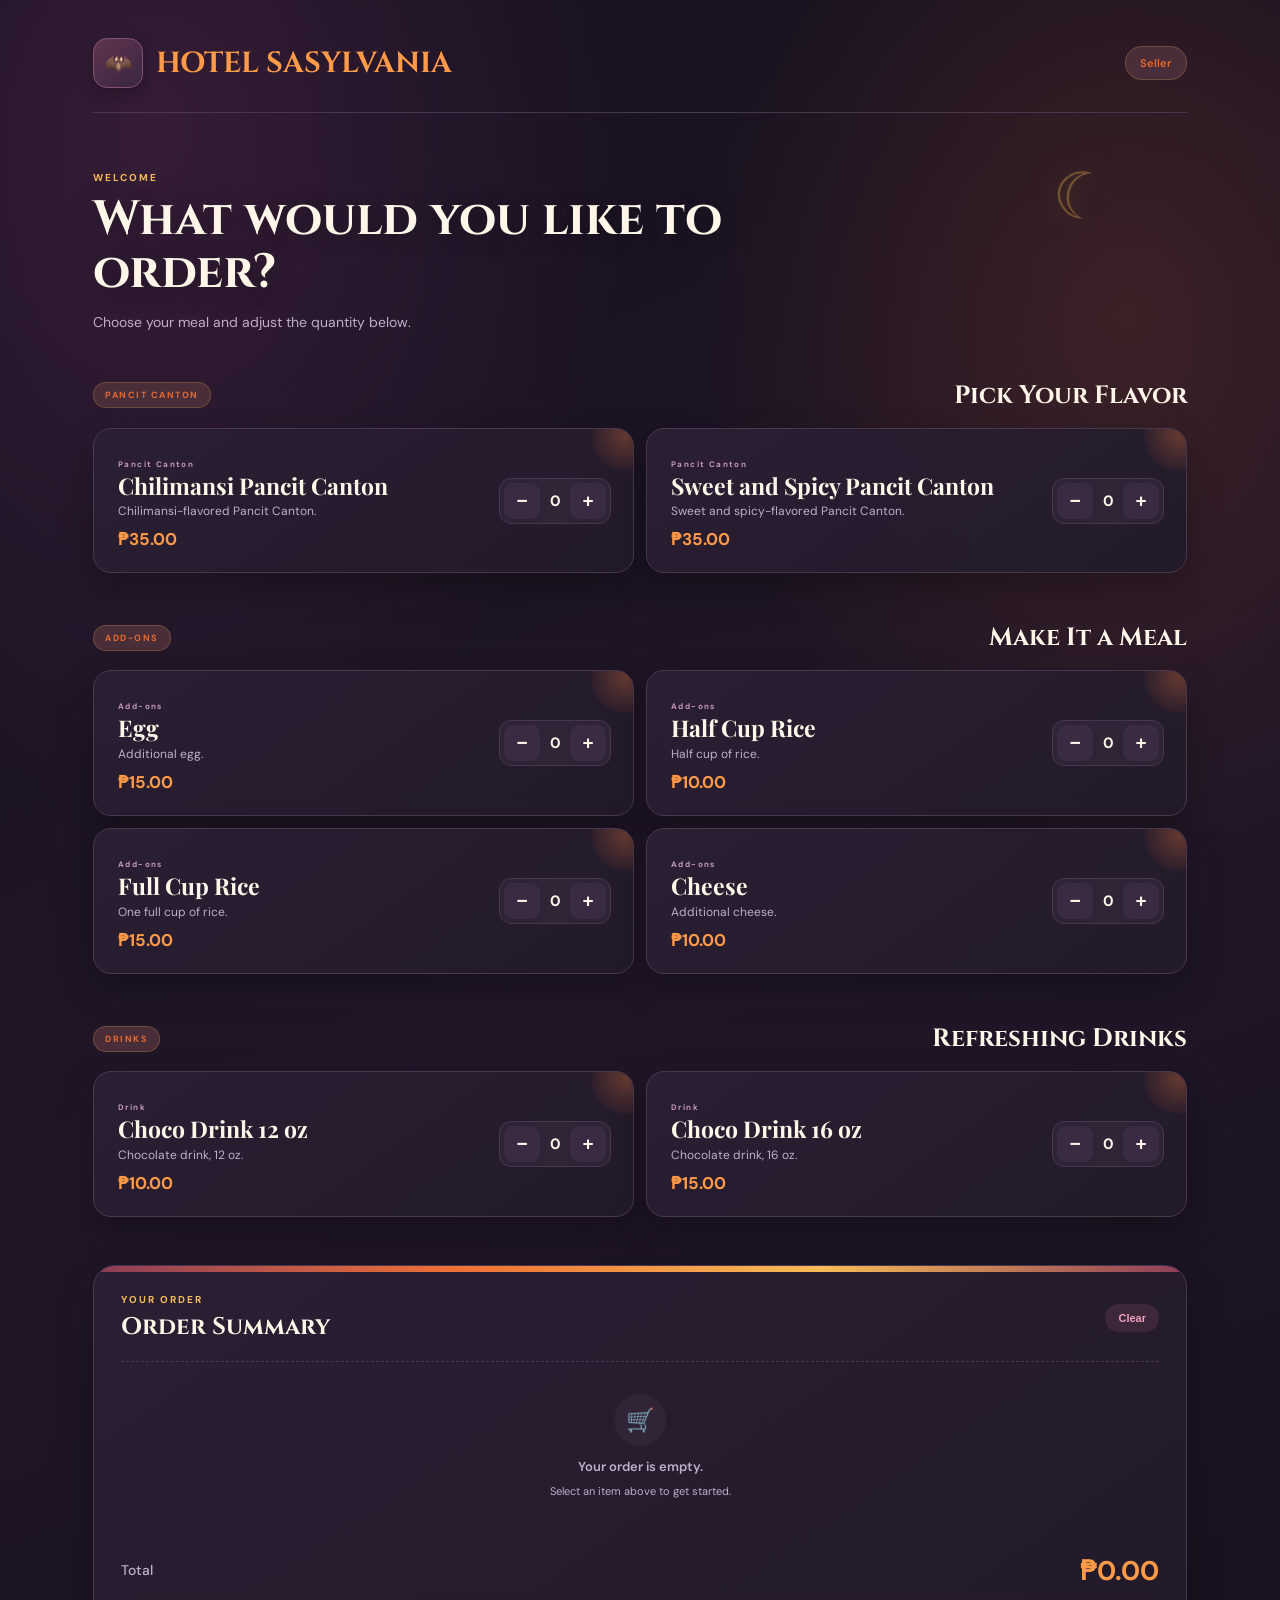
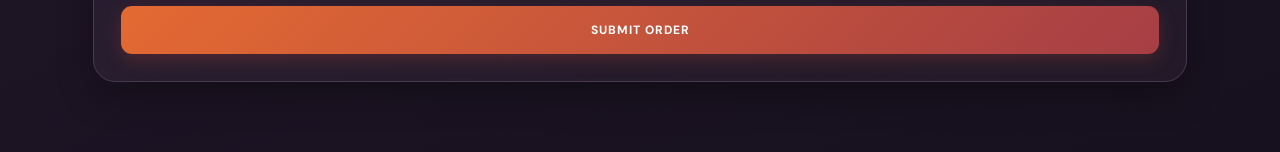
<file: index.html>
<!DOCTYPE html>
<html lang="en">
<head>
    <meta charset="UTF-8">
    <meta name="viewport" content="width=device-width, initial-scale=1.0">

    <title>Hotel Sasylvania Ordering</title>

    <link rel="stylesheet" href="css/style.css">
</head>

<body>

    <main class="order-page">

        <!-- HEADER -->
        <header class="store-header">

            <div class="brand">
                <h1>HOTEL SASYLVANIA</h1>
            </div>

            <a href="sales.html" class="seller-link">Seller</a>

        </header>


        <!-- WELCOME -->
        <section class="welcome">

            <p class="small-label">WELCOME</p>

            <h2>What would you like to order?</h2>

            <p>Choose your meal and adjust the quantity below.</p>

        </section>


        <!-- PANCIT CANTON -->
        <section class="menu-section">

            <div class="section-heading">
                <span>PANCIT CANTON</span>
                <h2>Pick Your Flavor</h2>
            </div>

            <div id="pancitProducts" class="product-grid"></div>

        </section>


        <!-- ADD-ONS -->
        <section class="menu-section">

            <div class="section-heading">
                <span>ADD-ONS</span>
                <h2>Make It a Meal</h2>
            </div>

            <div id="addonProducts" class="product-grid"></div>

        </section>


        <!-- DRINKS -->
        <section class="menu-section">

            <div class="section-heading">
                <span>DRINKS</span>
                <h2>Refreshing Drinks</h2>
            </div>

            <div id="drinkProducts" class="product-grid"></div>

        </section>


        <!-- ORDER SUMMARY -->
        <section class="order-summary">

            <div class="summary-header">

                <div>
                    <span class="small-label">YOUR ORDER</span>
                    <h2>Order Summary</h2>
                </div>

                <button type="button" id="clearButton" class="clear-button">
                    Clear
                </button>

            </div>


            <div id="cartItems" class="cart-items">

                <div class="empty-cart">
                    <div class="empty-icon">🛒</div>
                    <p>Your order is empty.</p>
                    <small>Select an item above to get started.</small>
                </div>

            </div>


            <div class="summary-bottom">

                <div class="total-line">
                    <span>Total</span>
                    <strong id="totalPrice">₱0.00</strong>
                </div>

                <button type="button" id="submitOrder" class="submit-button">
                    SUBMIT ORDER
                </button>

            </div>

        </section>


        <!-- ORDER SUCCESS MODAL -->
        <div
            id="successModal"
            class="modal"
            role="dialog"
            aria-modal="true"
            aria-labelledby="successTitle"
        >

            <div class="success-box">

                <div class="success-icon">✅</div>

                <p class="small-label">ORDER SUBMITTED</p>

                <h2 id="successTitle">Thank you!</h2>

                <p>Your order has been recorded.</p>

                <div class="order-number-box">
                    <span>ORDER NUMBER</span>
                    <strong id="orderNumber">#001</strong>
                </div>

                <div class="success-total">
                    Total: <strong id="successTotal">₱0.00</strong>
                </div>

                <p class="return-message">
                    Please return this device to the seller.
                </p>

                <button type="button" id="doneButton" class="submit-button">
                    DONE
                </button>

            </div>

        </div>

    </main>


    <script src="js/data.js"></script>
    <script src="js/order.js"></script>

</body>
</html>
</file>
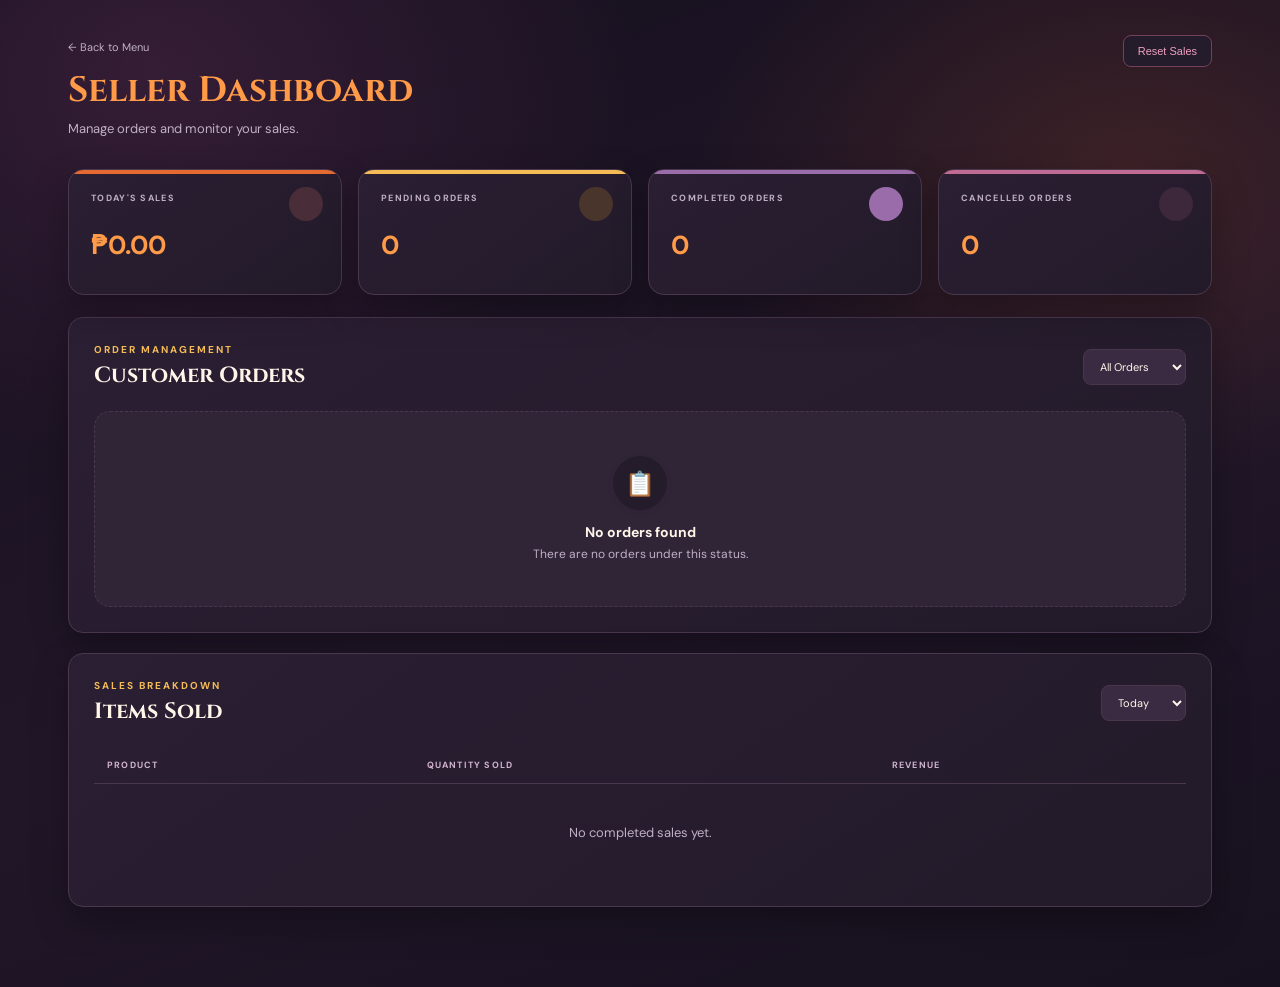
<file: sales.html>
<!DOCTYPE html>
<html lang="en">

<head>
    <meta charset="UTF-8">

    <meta
        name="viewport"
        content="width=device-width, initial-scale=1.0"
    >

    <title>SAs | Seller</title>

    <link
        rel="stylesheet"
        href="css/style.css?v=3"
    >
</head>

<body>

<main class="sales-page">

    <!-- HEADER -->

    <header class="sales-header">

        <div>

            <a
                href="index.html"
                class="back-link"
            >
                ← Back to Menu
            </a>

            <h1>
                Seller Dashboard
            </h1>

            <p>
                Manage orders and monitor your sales.
            </p>

        </div>

        <button
            id="resetSales"
            class="reset-button"
        >
            Reset Sales
        </button>

    </header>


    <!-- STATISTICS -->

    <section class="stats-grid">

        <div class="stat-card">

            <span>
                TODAY'S SALES
            </span>

            <strong id="totalSales">
                ₱0.00
            </strong>

        </div>


        <div class="stat-card">

            <span>
                PENDING ORDERS
            </span>

            <strong id="pendingOrders">
                0
            </strong>

        </div>


        <div class="stat-card">

            <span>
                COMPLETED ORDERS
            </span>

            <strong id="completedOrders">
                0
            </strong>

        </div>


        <div class="stat-card">

            <span>
                CANCELLED ORDERS
            </span>

            <strong id="cancelledOrders">
                0
            </strong>

        </div>

    </section>


    <!-- ORDER STATUS FILTER -->

    <section class="report-card">

        <div class="report-heading">

            <div>

                <span class="small-label">
                    ORDER MANAGEMENT
                </span>

                <h2>
                    Customer Orders
                </h2>

            </div>

            <select id="statusFilter">

                <option value="all">
                    All Orders
                </option>

                <option value="pending">
                    Pending
                </option>

                <option value="completed">
                    Completed
                </option>

                <option value="cancelled">
                    Cancelled
                </option>

            </select>

        </div>


        <div
            id="ordersContainer"
            class="orders-container"
        ></div>

    </section>


    <!-- PRODUCT SALES -->

    <section class="report-card">

        <div class="report-heading">

            <div>

                <span class="small-label">
                    SALES BREAKDOWN
                </span>

                <h2>
                    Items Sold
                </h2>

            </div>

            <select id="salesFilter">

                <option value="today">
                    Today
                </option>

                <option value="all">
                    All Time
                </option>

            </select>

        </div>


        <div class="table-wrapper">

            <table>

                <thead>

                    <tr>

                        <th>
                            PRODUCT
                        </th>

                        <th>
                            QUANTITY SOLD
                        </th>

                        <th>
                            REVENUE
                        </th>

                    </tr>

                </thead>

                <tbody id="salesTable"></tbody>

            </table>

        </div>

    </section>


</main>


<!-- RECEIPT PREVIEW -->

<div
    id="receiptModal"
    class="modal"
>

    <div class="receipt-box">

        <div class="receipt-toolbar">

            <div>

                <span class="small-label">
                    ORDER RECEIPT
                </span>

                <h2 id="receiptTitle">
                    #001
                </h2>

            </div>

            <button
                id="closeReceipt"
                class="receipt-close"
                aria-label="Close receipt"
            >
                ✕
            </button>

        </div>


        <div class="receipt-preview">

            <img
                id="receiptImage"
                alt="Order receipt"
            >

        </div>


        <div class="receipt-actions">

            <button
                id="downloadReceipt"
                class="submit-button"
            >
                DOWNLOAD
            </button>

            <button
                id="printReceipt"
                class="receipt-secondary"
            >
                PRINT
            </button>

        </div>

    </div>

</div>


<script src="js/data.js"></script>
<script src="js/receipt.js"></script>
<script src="js/sales.js"></script>

</body>
  </html>
</file>
<file: css/style.css>
/* =========================================
   SILOG+ ORDERING SYSTEM
   Halloween Food Kiosk Design
========================================= */

@import url('https://fonts.googleapis.com/css2?family=Cinzel:wght@600;700&family=DM+Sans:wght@400;500;600;700&family=Playfair+Display:wght@600;700&display=swap');

:root {
    --bg: #17111f;
    --surface: #241b2b;
    --surface-soft: #302437;

    --text: #fff6e9;
    --muted: #c0afc5;

    --primary: #e46a32;
    --primary-dark: #ff9a48;
    --primary-soft: #492d38;

    --accent: #f5bb55;
    --accent-soft: #4a352d;

    --pink: #bf6b94;
    --pink-soft: #3d273a;

    --border: #49374e;

    --shadow:
        0 14px 36px rgba(0, 0, 0, 0.28);

    --radius: 18px;
}


/* =========================================
   RESET
========================================= */

* {
    margin: 0;
    padding: 0;
    box-sizing: border-box;
}


html {
    scroll-behavior: smooth;
}


body {
    font-family: "DM Sans", sans-serif;

    background:
        radial-gradient(
            circle at 10% 10%,
            rgba(233, 180, 174, 0.12),
            transparent 25%
        ),
        radial-gradient(
            circle at 90% 20%,
            rgba(233, 161, 91, 0.10),
            transparent 25%
        ),
        var(--bg);

    color: var(--text);

    min-height: 100vh;
}


/* =========================================
   CUSTOMER ORDER PAGE
========================================= */

.order-page {
    width: min(1150px, 100%);

    margin: auto;

    padding:
        28px clamp(16px, 4vw, 28px) 70px;
}


/* =========================================
   HEADER
========================================= */

.store-header {
    display: flex;

    align-items: center;

    justify-content: space-between;

    padding:
        10px 0 24px;

    border-bottom:
        1px solid var(--border);
}


.brand {
    display: flex;

    align-items: center;

    gap: 13px;
}


.brand::before {
    content: "";

    width: 48px;
    height: 48px;

    display: flex;

    align-items: center;
    justify-content: center;

    background:
        var(--primary-soft);

    border-radius: 14px;

    font-size: 23px;
}


.brand h1 {
    font-family:
        "Playfair Display",
        serif;

    font-size: 29px;

    line-height: 1;

    color:
        var(--primary-dark);
}


.brand p {
    color: var(--muted);

    font-size: 11px;

    margin-top: 5px;

    letter-spacing: .3px;
}


.seller-link {
    display: inline-flex;

    align-items: center;

    gap: 6px;

    text-decoration: none;

    color: var(--primary);

    background:
        var(--primary-soft);

    padding:
        9px 14px;

    border-radius: 30px;

    font-size: 11px;

    font-weight: 600;

    transition: .2s ease;
}


.seller-link:hover {
    background: var(--primary);

    color: white;

    transform:
        translateY(-1px);
}


/* =========================================
   WELCOME SECTION
========================================= */

.welcome {
    position: relative;

    padding:
        58px 0 48px;
}


.welcome::after {
    content: "";

    position: absolute;

    right: 7%;

    top: 42px;

    font-size: 65px;

    opacity: .16;

    transform:
        rotate(12deg);
}


.welcome .small-label {
    margin-bottom: 10px;
}


.welcome h2 {
    max-width: 650px;

    font-family:
        "Playfair Display",
        serif;

    font-size:
        clamp(32px, 5vw, 48px);

    line-height: 1.1;

    color: var(--primary-dark);
}


.welcome p:last-child {
    color: var(--muted);

    font-size: 14px;

    margin-top: 13px;
}


/* =========================================
   LABELS
========================================= */

.small-label {
    display: block;

    color: var(--accent);

    font-size: 10px;

    font-weight: 700;

    letter-spacing: 2px;
}


/* =========================================
   MENU SECTION
========================================= */

.menu-section {
    margin-bottom: 48px;
}


.section-heading {
    display: flex;

    align-items: flex-end;

    justify-content: space-between;

    margin-bottom: 20px;
}


.section-heading > span {
    display: inline-block;

    color: var(--primary);

    background:
        var(--primary-soft);

    padding:
        6px 11px;

    border-radius: 30px;

    font-size: 9px;

    font-weight: 700;

    letter-spacing: 1.5px;
}


.section-heading h2 {
    font-family:
        "Playfair Display",
        serif;

    font-size: 25px;

    margin-top: 9px;
}


/* =========================================
   PRODUCT GRID
========================================= */

.product-grid {
    display: grid;

    grid-template-columns:
        repeat(2, 1fr);

    gap: 17px;
}


/* =========================================
   PRODUCT CARD
========================================= */

.product-card {
    position: relative;

    display: flex;

    justify-content:
        space-between;

    align-items: center;

    gap: 22px;

    min-height: 175px;

    padding: 23px;

    background:
        rgba(255,255,255,.92);

    border:
        1px solid var(--border);

    border-radius:
        var(--radius);

    overflow: hidden;

    transition:
        transform .25s ease,
        box-shadow .25s ease,
        border-color .25s ease;
}


.product-card::before {
    content: "";

    position: absolute;

    width: 90px;
    height: 90px;

    border-radius: 50%;

    background:
        var(--accent-soft);

    right: -35px;

    top: -35px;

    transition: .25s ease;
}


.product-card:hover {
    transform:
        translateY(-4px);

    border-color:
        #ddd4c6;

    box-shadow:
        var(--shadow);
}


.product-card:hover::before {
    transform:
        scale(1.3);
}


/* =========================================
   PRODUCT DETAILS
========================================= */

.product-details {
    position: relative;

    z-index: 1;

    flex: 1;
}


.product-category {
    display: inline-block;

    color: #a09c91;

    font-size: 9px;

    font-weight: 700;

    letter-spacing: 1.4px;

    margin-bottom: 6px;
}


.product-details h3 {
    font-family:
        "Playfair Display",
        serif;

    font-size: 23px;

    color:
        var(--text);

    margin-bottom: 7px;
}


.product-details p {
    color: var(--muted);

    font-size: 12px;

    line-height: 1.6;

    max-width: 330px;
}


.product-price {
    display: inline-block;

    color:
        var(--primary);

    font-size: 17px;

    font-weight: 700;

    margin-top: 13px;
}


/* =========================================
   QUANTITY CONTROL
========================================= */

.quantity-box {
    position: relative;

    z-index: 2;

    display: flex;

    align-items: center;

    justify-content: center;

    gap: 8px;

    padding: 5px;

    background:
        var(--surface-soft);

    border:
        1px solid var(--border);

    border-radius: 12px;
}


.quantity-box button {
    width: 34px;
    height: 34px;

    border: none;

    background:
        white;

    color:
        var(--primary);

    border-radius: 9px;

    font-size: 18px;

    font-weight: 600;

    cursor: pointer;

    box-shadow:
        0 2px 6px rgba(0,0,0,.05);

    transition: .18s ease;
}


.quantity-box button:hover {
    background:
        var(--primary);

    color: white;

    transform:
        scale(1.05);
}


.quantity-box button:active {
    transform:
        scale(.94);
}


.quantity-box span {
    min-width: 24px;

    text-align: center;

    font-size: 14px;

    font-weight: 700;

    color: var(--text);
}


/* =========================================
   ORDER SUMMARY
========================================= */

.order-summary {
    position: relative;

    background:
        var(--surface);

    border:
        1px solid var(--border);

    border-radius:
        22px;

    padding:
        27px;

    margin-top: 30px;

    box-shadow:
        0 12px 40px rgba(43,39,29,.08);

    overflow: hidden;
}


.order-summary::before {
    content: "";

    position: absolute;

    left: 0;
    top: 0;

    width: 100%;
    height: 5px;

    background:
        linear-gradient(
            90deg,
            var(--primary),
            var(--accent),
            var(--pink)
        );
}


.summary-header {
    display: flex;

    align-items: center;

    justify-content:
        space-between;

    padding-bottom:
        18px;

    border-bottom:
        1px dashed var(--border);
}


.summary-header h2 {
    font-family:
        "Playfair Display",
        serif;

    font-size: 24px;

    margin-top: 5px;
}


.clear-button {
    border: none;

    background:
        var(--pink-soft);

    color:
        #9a6964;

    padding:
        8px 13px;

    border-radius:
        20px;

    font-size: 11px;

    font-weight: 600;

    cursor: pointer;

    transition: .2s ease;
}


.clear-button:hover {
    background:
        var(--pink);

    color: white;
}


/* =========================================
   CART
========================================= */

.cart-items {
    min-height: 105px;
}


.empty-cart {
    text-align: center;

    padding:
        32px 10px;

    color: var(--muted);
}


.empty-icon {
    display: flex;

    align-items: center;

    justify-content: center;

    width: 52px;
    height: 52px;

    margin:
        0 auto 12px;

    background:
        var(--surface-soft);

    border-radius: 50%;

    font-size: 23px;
}


.empty-cart p {
    font-size: 13px;

    font-weight: 600;

    margin-bottom: 4px;
}


.empty-cart small {
    font-size: 11px;
}


/* CART ROW */

.cart-row {
    display: flex;

    justify-content:
        space-between;

    align-items: center;

    gap: 15px;

    padding:
        15px 4px;

    border-bottom:
        1px solid #f0ece5;
}


.cart-row strong {
    font-size: 14px;
}


.cart-row small {
    display: block;

    color: var(--muted);

    font-size: 11px;

    margin-top: 4px;
}


/* =========================================
   TOTAL
========================================= */

.summary-bottom {
    padding-top: 21px;
}


.total-line {
    display: flex;

    justify-content:
        space-between;

    align-items: center;

    margin-bottom: 18px;
}


.total-line span {
    color: var(--muted);

    font-size: 14px;

    font-weight: 500;
}


.total-line strong {
    color:
        var(--primary-dark);

    font-size: 27px;
}


/* =========================================
   SUBMIT BUTTON
========================================= */

.submit-button {
    position: relative;

    width: 100%;

    border: none;

    background:
        var(--primary);

    color: white;

    padding: 16px;

    border-radius: 11px;

    font-family:
        "DM Sans",
        sans-serif;

    font-size: 12px;

    font-weight: 700;

    letter-spacing: 1px;

    cursor: pointer;

    overflow: hidden;

    transition:
        background .2s ease,
        transform .2s ease,
        box-shadow .2s ease;
}


.submit-button:hover {
    background:
        var(--primary-dark);

    transform:
        translateY(-2px);

    box-shadow:
        0 8px 18px
        rgba(56,92,69,.22);
}


.submit-button:active {
    transform:
        translateY(0);
}


/* =========================================
   SUCCESS MODAL
========================================= */

.modal {
    position: fixed;

    inset: 0;

    z-index: 100;

    display: none;

    align-items: center;

    justify-content: center;

    padding: 20px;

    background:
        rgba(39,37,31,.55);

    backdrop-filter:
        blur(5px);
}


.modal.show {
    display: flex;
}


.success-box {
    width: 100%;

    max-width: 410px;

    background:
        var(--surface);

    border-radius:
        23px;

    padding:
        36px;

    text-align: center;

    box-shadow:
        0 25px 70px
        rgba(0,0,0,.18);

    animation:
        modalIn .3s ease;
}


@keyframes modalIn {

    from {
        opacity: 0;

        transform:
            translateY(15px)
            scale(.97);
    }

    to {
        opacity: 1;

        transform:
            translateY(0)
            scale(1);
    }

}


.success-icon {
    display: flex;

    align-items: center;

    justify-content: center;

    width: 62px;
    height: 62px;

    margin:
        0 auto 20px;

    border-radius: 50%;

    background:
        var(--primary-soft);

    color:
        var(--primary);

    font-size: 27px;

    font-weight: 700;
}


.success-box h2 {
    font-family:
        "Playfair Display",
        serif;

    font-size: 29px;

    margin:
        7px 0;
}


.success-box > p {
    color: var(--muted);

    font-size: 13px;
}


.order-number-box {
    margin:
        25px 0 17px;

    padding:
        17px;

    background:
        var(--surface-soft);

    border-radius:
        13px;
}


.order-number-box span {
    display: block;

    color: var(--muted);

    font-size: 9px;

    font-weight: 700;

    letter-spacing: 2px;

    margin-bottom: 5px;
}


.order-number-box strong {
    color:
        var(--primary-dark);

    font-size: 28px;
}


.success-total {
    font-size: 14px;

    margin-bottom: 22px;
}


.success-total strong {
    color:
        var(--primary);

    font-size: 19px;
}


.return-message {
    margin-bottom: 20px;
}


/* =========================================
   SALES PAGE
========================================= */

.sales-page {
    width: min(1200px, 100%);

    margin: auto;

    padding:
        35px clamp(16px, 4vw, 28px) 60px;
}


.sales-header {
    display: flex;

    flex-wrap: wrap;

    align-items: flex-start;

    justify-content:
        space-between;

    gap: 20px;

    margin-bottom: 32px;
}


.back-link {
    display: inline-block;

    color:
        var(--muted);

    text-decoration: none;

    font-size: 11px;

    margin-bottom: 13px;

    transition: .2s ease;
}


.back-link:hover {
    color:
        var(--primary);
}


.sales-header h1 {
    font-family:
        "Playfair Display",
        serif;

    font-size: clamp(28px, 8vw, 35px);

    color:
        var(--primary-dark);
}


.sales-header p {
    color:
        var(--muted);

    font-size: 13px;

    margin-top: 6px;
}


.reset-button {
    white-space: nowrap;

    flex-shrink: 0;

    border:
        1px solid var(--border);

    background:
        var(--surface);

    color:
        #9a6b66;

    padding:
        9px 14px;

    border-radius: 8px;

    font-size: 11px;

    cursor: pointer;

    transition: .2s ease;
}


.reset-button:hover {
    background:
        var(--pink-soft);

    border-color:
        var(--pink);
}


/* =========================================
   SALES STATS
========================================= */

.stats-grid {
    display: grid;

    grid-template-columns:
        repeat(2, minmax(0, 1fr));

    gap: 12px;

    margin-bottom: 22px;
}


.stat-card {
    position: relative;

    min-height: 116px;

    background:
        var(--surface);

    border:
        1px solid var(--border);

    border-radius:
        16px;

    padding:
        20px 16px 16px;

    overflow: hidden;

    transition:
        transform .25s ease,
        box-shadow .25s ease;
}


.stat-card:hover {
    transform:
        translateY(-3px);

    box-shadow:
        var(--shadow);
}


/* TOP COLOR STRIPE */

.stat-card::before {
    content: "";

    position: absolute;

    left: 0;
    top: 0;

    width: 100%;
    height: 4px;

    background:
        var(--primary);
}


.stat-card:nth-child(2)::before {
    background:
        var(--accent);
}


.stat-card:nth-child(3)::before {
    background:
        #7ea88b;
}


.stat-card:nth-child(4)::before {
    background:
        var(--pink);
}


/* ICON BADGE */

.stat-card::after {
    content: "";

    position: absolute;

    top: 17px;
    right: 14px;

    width: 34px;
    height: 34px;

    display: flex;

    align-items: center;
    justify-content: center;

    border-radius: 50%;

    background:
        var(--primary-soft);

    font-size: 16px;
}


.stat-card:nth-child(2)::after {
    content: "";

    background:
        var(--accent-soft);
}


.stat-card:nth-child(3)::after {
    content: "";

    background:
        var(--primary-soft);
}


.stat-card:nth-child(4)::after {
    content: "";

    background:
        var(--pink-soft);
}


/* LABEL + VALUE */

.stat-card span {
    display: block;

    position: relative;

    z-index: 1;

    min-height: 27px;

    padding-right: 40px;

    color:
        var(--muted);

    font-size: 9px;

    font-weight: 700;

    letter-spacing: 1.3px;

    line-height: 1.5;
}


.stat-card strong {
    display: block;

    position: relative;

    z-index: 1;

    color:
        var(--primary-dark);

    font-size:
        clamp(19px, 5.4vw, 26px);

    line-height: 1.1;

    margin-top: 12px;

    word-break: break-word;
}


@media (min-width: 760px) {

    .stats-grid {
        grid-template-columns:
            repeat(4, minmax(0, 1fr));

        gap: 16px;
    }


    .stat-card {
        min-height: 126px;

        padding:
            22px 22px 20px;
    }


    .stat-card::after {
        right: 18px;
    }


    .stat-card strong {
        font-size: 26px;
    }

}


/* =========================================
   REPORT CARDS
========================================= */

.report-card {
    background:
        var(--surface);

    border:
        1px solid var(--border);

    border-radius:
        15px;

    padding:
        clamp(16px, 4vw, 25px);

    margin-bottom:
        20px;
}


.report-heading {
    display: flex;

    flex-wrap: wrap;

    align-items: center;

    justify-content:
        space-between;

    gap: 15px;

    margin-bottom:
        21px;
}


.report-heading h2 {
    font-family:
        "Playfair Display",
        serif;

    font-size: 22px;

    margin-top: 5px;
}


.report-heading select {
    padding:
        9px 12px;

    background:
        var(--surface);

    border:
        1px solid var(--border);

    border-radius: 8px;

    color:
        var(--text);

    font-family:
        "DM Sans",
        sans-serif;

    font-size: 11px;

    outline: none;
}


/* =========================================
   TABLE
========================================= */

.table-wrapper {
    overflow-x: auto;
}


table {
    width: 100%;

    border-collapse:
        collapse;
}


th {
    padding:
        12px 13px;

    text-align: left;

    color:
        var(--muted);

    font-size: 9px;

    font-weight: 700;

    letter-spacing: 1.2px;

    border-bottom:
        1px solid var(--border);
}


td {
    padding:
        15px 13px;

    color:
        #55534c;

    font-size: 13px;

    border-bottom:
        1px solid #f0ece5;
}


tr:last-child td {
    border-bottom:
        none;
}


td strong {
    color:
        var(--text);
}


td small {
    color:
        var(--muted);

    font-size: 10px;
}


.no-data {
    text-align: center;

    color:
        var(--muted);

    padding:
        40px;
}


/* =========================================
   ORDER MANAGEMENT
========================================= */

.orders-container {
    display: grid;

    grid-template-columns: 1fr;

    gap: 14px;
}


/* ORDER CARD (PHONE FIRST) */

.order-card {
    position: relative;

    display: grid;

    grid-template-columns:
        minmax(0, 1fr);

    background:
        var(--surface);

    border:
        1px solid var(--border);

    border-radius:
        16px;

    padding:
        16px 16px 16px 20px;

    overflow: hidden;

    transition:
        transform .25s ease,
        box-shadow .25s ease,
        border-color .25s ease;
}


.order-card::before {
    content: "";

    position: absolute;

    left: 0;
    top: 0;

    width: 5px;
    height: 100%;

    background:
        var(--border);
}


.order-card:has(.status-pending)::before {
    background:
        var(--accent);
}


.order-card:has(.status-completed)::before {
    background:

  var(--primary);
}


.order-card:has(.status-cancelled)::before {
    background:
        var(--pink);
}
 
 
.order-card:hover {
    transform:
        translateY(-3px);
 
    border-color:
        #ddd4c6;
 
    box-shadow:
        var(--shadow);
}


/* CARD HEADER */
 
.order-card-header {
    display: flex;
 
    align-items: center;
 
    justify-content:
        space-between;
 
    gap: 10px;
 
    padding-bottom:
        13px;
 
    border-bottom:
        1px dashed var(--border);
}

.order-number {
    display: block;
 
    font-size: 20px;
 
    font-weight: 700;
 
    letter-spacing: .5px;
 
    line-height: 1;
 
    color:
        var(--primary-dark);
}
 
 
.order-time {
    display: block;
 
    color:
        var(--muted);
 
    font-size: 11px;
 
    margin-top: 7px;
}

/* STATUS BADGE */
 
.status-badge {
    display: inline-block;
 
    flex-shrink: 0;
 
    padding:
        6px 12px;
 
    border-radius: 30px;
 
    font-size: 10px;
 
    font-weight: 700;
 
    letter-spacing: .8px;
 
    text-transform: uppercase;
 
    white-space: nowrap;
   }

.status-pending {
    background:
        var(--accent-soft);
 
    color:
        #b4742c;
}

.status-completed {
    background:
        var(--primary-soft);
 
    color:
        var(--primary);
}
 
 
.status-cancelled {
    background:
        var(--pink-soft);
 
    color:
        #9a6964;
}

/* ORDER ITEMS */

.order-items {
    padding:
        4px 0 2px;
}

.order-item {
    display: flex;

    align-items: center;

    justify-content:
        space-between;

    gap: 14px;

    padding:
        12px 0;

    border-bottom:
        1px solid #f0ece5;
}


.order-item:last-child {
    border-bottom:
        none;
}


.order-item > div {
    min-width: 0;
}


.order-item strong {
    font-size: 13px;

    color:
        var(--text);
}


.order-item small {
    display: block;

    color:
        var(--muted);

    font-size: 11px;

    margin-top: 4px;
}

/* CARD FOOTER */

.order-card-footer {
    display: flex;

    flex-wrap: wrap;

    align-items: center;

    justify-content:
        space-between;

    gap: 12px 14px;

    margin-top: 6px;

    padding:
        13px 14px;

    background:
        var(--surface-soft);

    border-radius:
        12px;
}


.order-card-footer > div:first-child {
    flex: 0 0 auto;
}


.order-card-footer > div:first-child span {
    display: block;

    color:
        var(--muted);

    font-size: 9px;

    font-weight: 700;

    letter-spacing: 1.5px;
}


.order-card-footer > div:first-child strong {
    display: block;

    color:
        var(--primary-dark);

    font-size: 21px;

    margin-top: 3px;
}


/* ACTION BUTTONS */

.order-actions {
    display: flex;

    flex: 1 1 190px;

    align-items: center;

    justify-content:
        flex-end;

    gap: 8px;
}


.order-actions button {
    flex: 1 1 0;
}


.complete-button,
.cancel-button,
.reopen-button {
    display: inline-flex;

    align-items: center;

    justify-content: center;

    gap: 6px;

    min-height: 42px;

    padding:
        0 16px;

    border:
        1px solid transparent;

    border-radius: 12px;

    font-family:
        "DM Sans",
        sans-serif;

    font-size: 12px;

    font-weight: 700;

    letter-spacing: .3px;

    white-space: nowrap;

    cursor: pointer;

    -webkit-tap-highlight-color:
        transparent;

    transition:
        background .2s ease,
        color .2s ease,
        border-color .2s ease,
        transform .2s ease,
        box-shadow .2s ease;
}

/* COMPLETE */

.complete-button {
    background:
        linear-gradient(
            135deg,
            var(--primary),
            var(--primary-dark)
        );

    color: white;

    box-shadow:
        0 4px 12px
        rgba(56,92,69,.22);
}


.complete-button:hover {
    transform:
        translateY(-1px);

    box-shadow:
        0 8px 18px
        rgba(56,92,69,.30);
}


/* CANCEL */

.cancel-button {
    background:
        var(--pink-soft);

    color:
        #a0554d;

    border-color:
        var(--pink);
}


.cancel-button::before {
    content: "";

    font-size: 11px;
}


.cancel-button:hover {
    background:
        #d98f87;

    color: white;

    border-color:
        #d98f87;
}


/* MOVE TO PENDING */

.reopen-button {
    background:
        var(--accent-soft);

    color:
        #b4742c;

    border-color:
        #f2d2ab;
}


.reopen-button::before {
    content: "↺";

    font-size: 15px;
}


.reopen-button:hover {
    background:
        var(--accent);

    color: white;

    border-color:
        var(--accent);
}


.complete-button:active,
.cancel-button:active,
.reopen-button:active {
    transform:
        scale(.97);
   }

/* NO ORDERS */

.no-orders {
    grid-column:
        1 / -1;

    text-align: center;

    padding:
        44px 16px;

    background:
        var(--surface-soft);

    border:
        1px dashed var(--border);

    border-radius:
        16px;

    color:
        var(--muted);
}


.no-orders-icon {
    display: flex;

    align-items: center;

    justify-content: center;

    width: 54px;
    height: 54px;

    margin:
        0 auto 13px;

    background:
        var(--surface);

    border-radius: 50%;

    font-size: 24px;

    box-shadow:
        0 2px 8px rgba(0,0,0,.05);
}


.no-orders strong {
    display: block;

    color:
        var(--text);

    font-size: 14px;

    margin-bottom: 5px;
}


.no-orders p {
    font-size: 12px;
}

/* ORDER CARD (WIDE SCREEN LANDSCAPE) */

@media (min-width: 900px) {

    .order-card {
        grid-template-columns:
            170px minmax(0, 1fr) auto;

        column-gap: 24px;

        align-items: center;

        padding:
            18px 20px 18px 26px;
    }


    .order-card-header {
        flex-direction: column;

        align-items: flex-start;

        justify-content: center;

        align-self: stretch;

        gap: 12px;

        padding-bottom: 0;

        padding-right: 22px;

        border-bottom: none;

        border-right:
            1px dashed var(--border);
    }


    .order-number {
        font-size: 22px;
    }


    .order-card-footer {
        flex-direction: column;

        flex-wrap: nowrap;

        align-items: stretch;

        min-width: 225px;

        margin-top: 0;

        padding:
            14px 16px;

        gap: 12px;
    }


    .order-actions {
        flex: none;
    }

   }

/* =========================================
   SCROLLBAR
========================================= */

::-webkit-scrollbar {
    width: 7px;
    height: 7px;
}


::-webkit-scrollbar-track {
    background:
        var(--bg);
}


::-webkit-scrollbar-thumb {
    background:
        #d2ccc1;

    border-radius:
        20px;
}


::-webkit-scrollbar-thumb:hover {
    background:
        #b5aea2;
}


/* =========================================
   MOBILE
========================================= */

@media (max-width: 850px) {

    .product-grid {
        grid-template-columns: 1fr;
    }


    .stats-grid {
        grid-template-columns:
            repeat(2, 1fr);
    }


}


@media (max-width: 600px) {

    .order-page,
    .sales-page {
        padding:
            18px 16px 45px;
    }


    .store-header {
        padding-bottom:
            18px;
    }


    .brand h1 {
        font-size: 25px;
    }


    .brand::before {
        width: 42px;
        height: 42px;

        font-size: 19px;
    }


    .welcome {
        padding:
            38px 0 32px;
    }


    .welcome::after {
        font-size: 45px;

        right: 2px;

        top: 25px;
    }


    .welcome h2 {
        font-size: 32px;

        max-width: 90%;
    }


    .section-heading h2 {
        font-size: 22px;
    }


    .product-card {
        min-height: auto;

        padding: 18px;
    }


    .product-details h3 {
        font-size: 21px;
    }


    .product-details p {
        font-size: 11px;
    }


    .quantity-box {
        gap: 5px;
    }


    .quantity-box button {
        width: 31px;
        height: 31px;
    }


    .order-summary {
        padding: 20px;

        border-radius: 17px;
    }


    .total-line strong {
        font-size: 23px;
    }


    .sales-header {
        flex-direction:
            column;
    }


    .sales-header h1 {
        font-size: 30px;
    }


    .stats-grid {
        grid-template-columns:
            1fr 1fr;

        gap: 10px;
    }




    .report-card {
        padding: 18px;
    }



    .report-heading {
        align-items:
            flex-start;

        flex-direction:
            column;
    }

}


/* =========================================
   MENU - COMPACT LANDSCAPE CARDS
   (fluid sizing: works on any screen width)
========================================= */

.welcome {
    padding:
        clamp(26px, 8vw, 58px)
        0
        clamp(20px, 6vw, 48px);
}


.welcome::after {
    font-size:
        clamp(38px, 11vw, 65px);

    top:
        clamp(20px, 6vw, 42px);
}


.welcome h2 {
    font-size:
        clamp(27px, 7.5vw, 48px);

    max-width:
        min(650px, 90%);
}


.menu-section {
    margin-bottom:
        clamp(28px, 8vw, 48px);
}


.section-heading {
    flex-wrap: wrap;

    align-items: center;

    gap: 8px 14px;

    margin-bottom: 16px;
}


.section-heading h2 {
    font-size:
        clamp(21px, 6vw, 25px);

    margin-top: 0;
}


/* GRID: 1 COLUMN ON PHONES, 2 ON WIDE SCREENS */

.product-grid {
    grid-template-columns:
        repeat(
            auto-fill,
            minmax(min(100%, 420px), 1fr)
        );

    gap: 12px;
}


/* CARD: DETAILS (LEFT) + QUANTITY (RIGHT) */

.product-card {
    flex-direction: row;

    flex-wrap: nowrap;

    align-items: center;

    justify-content:
        space-between;

    gap:
        clamp(10px, 3vw, 22px);

    min-height: 0;

    padding:
        clamp(14px, 4vw, 22px)
        clamp(14px, 4vw, 22px)
        clamp(14px, 4vw, 22px)
        clamp(16px, 4.5vw, 24px);
}


.product-card::before {
    width: 70px;
    height: 70px;

    right: -28px;
    top: -28px;
}


.product-details {
    min-width: 0;
}


.product-category {
    font-size: 8px;

    margin-bottom: 4px;
}


.product-details h3 {
    font-size:
        clamp(18px, 5vw, 23px);

    line-height: 1.15;

    margin-bottom: 4px;
}


.product-details p {
    display: -webkit-box;

    -webkit-line-clamp: 2;
    line-clamp: 2;

    -webkit-box-orient:
        vertical;

    overflow: hidden;

    font-size:
        clamp(11px, 3vw, 12px);

    line-height: 1.45;
}


.product-price {
    font-size:
        clamp(15px, 4.2vw, 17px);

    margin-top: 8px;
}


.quantity-box {
    flex-shrink: 0;

    gap: 4px;

    padding: 4px;
}


.quantity-box button {
    width: 36px;
    height: 36px;

    font-size: 19px;

    -webkit-tap-highlight-color:
        transparent;
}


.quantity-box span {
    min-width: 22px;

    font-size: 15px;
}


.cart-row {
    padding:
        11px 2px;
}


@media (hover: none) {

    .product-card:hover {
        transform: none;
    }
   
/* Idagdag ito sa PINAKADULO ng css/style.css (huwag magbura ng kahit ano). */


/* =========================================
   RECEIPT BUTTON (ORDER CARD)
========================================= */

.order-actions {
    flex-wrap: wrap;
}


.order-actions .receipt-button {
    display: inline-flex;

    align-items: center;

    justify-content: center;

    gap: 6px;

    flex: 1 1 100%;

    min-height: 40px;

    padding:
        0 16px;

    background:
        var(--surface);

    color:
        var(--primary-dark);

    border:
        1px solid var(--border);

    border-radius: 12px;

    font-family:
        "DM Sans",
        sans-serif;

    font-size: 12px;

    font-weight: 700;

    letter-spacing: .3px;

    white-space: nowrap;

    cursor: pointer;

    -webkit-tap-highlight-color:
        transparent;

    transition:
        background .2s ease,
        border-color .2s ease,
        transform .2s ease;
}


.order-actions .receipt-button:hover {
    background:
        var(--primary-soft);

    border-color:
        var(--primary);
}


.order-actions .receipt-button:active {
    transform:
        scale(.97);
}

/* =========================================
   RECEIPT PREVIEW MODAL
========================================= */

.receipt-box {
    width: 100%;

    max-width: 430px;

    max-height:
        calc(100vh - 40px);

    max-height:
        calc(100dvh - 40px);

    display: flex;

    flex-direction: column;

    gap: 14px;

    background:
        var(--surface);

    border-radius: 23px;

    padding: 20px;

    box-shadow:
        0 25px 70px
        rgba(0,0,0,.18);

    animation:
        modalIn .3s ease;
}


.receipt-toolbar {
    display: flex;

    align-items: flex-start;

    justify-content:
        space-between;

    gap: 12px;
}


.receipt-toolbar h2 {
    font-family:
        "Playfair Display",
        serif;

    font-size: 26px;

    margin-top: 5px;

    color:
        var(--primary-dark);
}


.receipt-close {
    flex-shrink: 0;

    width: 36px;
    height: 36px;

    border:
        1px solid var(--border);

    background:
        var(--surface);

    color:
        var(--muted);

    border-radius: 50%;

    font-size: 14px;

    cursor: pointer;

    transition: .2s ease;
}


.receipt-close:hover {
    background:
        var(--pink-soft);

    color:
        #9a6964;

    border-color:
        var(--pink);
}


.receipt-preview {
    flex: 1;

    min-height: 0;

    overflow-y: auto;

    padding: 14px;

    background:
        var(--surface-soft);

    border-radius: 14px;

    -webkit-overflow-scrolling:
        touch;
}


.receipt-preview img {
    display: block;

    width: 100%;

    max-width: 380px;

    height: auto;

    margin: 0 auto;

    border-radius: 10px;

    box-shadow:
        0 6px 20px
        rgba(43,39,29,.12);
}


.receipt-actions {
    display: grid;

    grid-template-columns:
        1fr 1fr;

    gap: 10px;
}


.receipt-secondary {
    min-height: 48px;

    border:
        1px solid var(--border);

    background:
        var(--surface);

    color:
        var(--primary);

    border-radius: 11px;

    font-family:
        "DM Sans",
        sans-serif;

    font-size: 12px;

    font-weight: 700;

    letter-spacing: 1px;

    cursor: pointer;

    -webkit-tap-highlight-color:
        transparent;

    transition:
        background .2s ease,
        border-color .2s ease;
}


.receipt-secondary:hover {
    background:
        var(--primary-soft);

    border-color:
        var(--primary);
   }
}


/* =========================================
   HALLOWEEN AT THE SILOG CASTLE
========================================= */

body {
    color-scheme: dark;
    background:
        radial-gradient(ellipse at 12% 7%, rgba(126, 57, 109, .28), transparent 30%),
        radial-gradient(ellipse at 88% 18%, rgba(224, 102, 44, .16), transparent 27%),
        linear-gradient(160deg, #17111f 0%, #211628 55%, #17111f 100%);
}


.brand::before {
    content: "🦇";
    background: linear-gradient(145deg, #61344f, #382640);
    border: 1px solid #80536b;
    box-shadow: 0 5px 16px rgba(0, 0, 0, .25);
}


.brand h1,
.welcome h2,
.section-heading h2,
.summary-header h2,
.success-box h2,
.sales-header h1,
.report-heading h2,
.receipt-toolbar h2 {
    font-family: "Cinzel", "Playfair Display", serif;
}


.brand h1,
.sales-header h1 {
    color: var(--primary-dark);
}


.store-header {
    border-bottom-color: var(--border);
}


.seller-link,
.section-heading > span {
    border: 1px solid rgba(245, 187, 85, .22);
}


.seller-link:hover {
    background: var(--primary);
}


.welcome::after {
    content: "☾";
    color: var(--accent);
    opacity: .32;
    text-shadow: 0 0 24px rgba(245, 187, 85, .55);
}


.welcome h2 {
    color: var(--text);
    text-shadow: 0 4px 24px rgba(0, 0, 0, .25);
}


.welcome p:last-child,
.sales-header p {
    color: var(--muted);
}


.product-card,
.order-summary,
.success-box,
.stat-card,
.report-card,
.order-card,
.receipt-box {
    background: linear-gradient(145deg, rgba(43, 31, 51, .98), rgba(34, 26, 41, .98));
    border-color: var(--border);
    box-shadow: var(--shadow);
}


.product-card::before {
    background: radial-gradient(circle, rgba(236, 119, 57, .32), rgba(236, 119, 57, .04) 70%);
}


.product-card:hover,
.order-card:hover {
    border-color: #89556a;
}


.product-category {
    color: #c69bb7;
}


.product-price,
.total-line strong,
.order-card-footer > div:first-child strong,
.order-number,
.receipt-toolbar h2,
.order-number-box strong,
.success-total strong {
    color: var(--primary-dark);
}


.quantity-box,
.order-card-footer,
.receipt-preview,
.order-number-box {
    background: var(--surface-soft);
    border-color: var(--border);
}


.quantity-box button,
.receipt-close,
.receipt-secondary,
.order-actions .receipt-button,
.report-heading select {
    background: #3a2b42;
    color: var(--text);
    border-color: var(--border);
}


.quantity-box button:hover,
.receipt-secondary:hover,
.order-actions .receipt-button:hover {
    background: var(--primary);
    color: #fff;
    border-color: var(--primary);
}


.order-summary::before {
    height: 6px;
    background: linear-gradient(90deg, #8c3d58, #ef7136, #f5bb55, #8c3d58);
}


.cart-row,
.order-item,
td,
th {
    border-color: var(--border);
}


td {
    color: #e2d5e5;
}


th {
    color: #d0b4cf;
}


.submit-button,
.complete-button {
    background: linear-gradient(135deg, #e46a32, #a63e45);
    box-shadow: 0 6px 18px rgba(190, 73, 52, .25);
}


.submit-button:hover,
.complete-button:hover {
    background: linear-gradient(135deg, #f07c3c, #bd4a4d);
}


.stat-card:nth-child(3)::before,
.stat-card:nth-child(3)::after {
    background: #9b6caa;
}


.stat-card:nth-child(4)::before {
    background: var(--pink);
}


.status-pending,
.reopen-button {
    color: #ffd27f;
}


.status-completed {
    color: #f1a16b;
}


.status-cancelled,
.cancel-button,
.reset-button,
.clear-button {
    color: #f0a0c2;
}


.cancel-button,
.reset-button,
.clear-button {
    border-color: #75405c;
}


.cancel-button:hover {
    background: #a74666;
    border-color: #a74666;
}


.reopen-button {
    border-color: #72513b;
}


.reopen-button:hover {
    background: #bd6c37;
    border-color: #bd6c37;
}


.reset-button:hover {
    background: var(--pink-soft);
    border-color: var(--pink);
}


.modal {
    background: rgba(10, 7, 15, .78);
}


:focus-visible {
    outline: 2px solid var(--accent);
    outline-offset: 3px;
}


::-webkit-scrollbar-thumb {
    background: #684c6b;
}


::-webkit-scrollbar-thumb:hover {
    background: #8b5a68;
}
</file>
